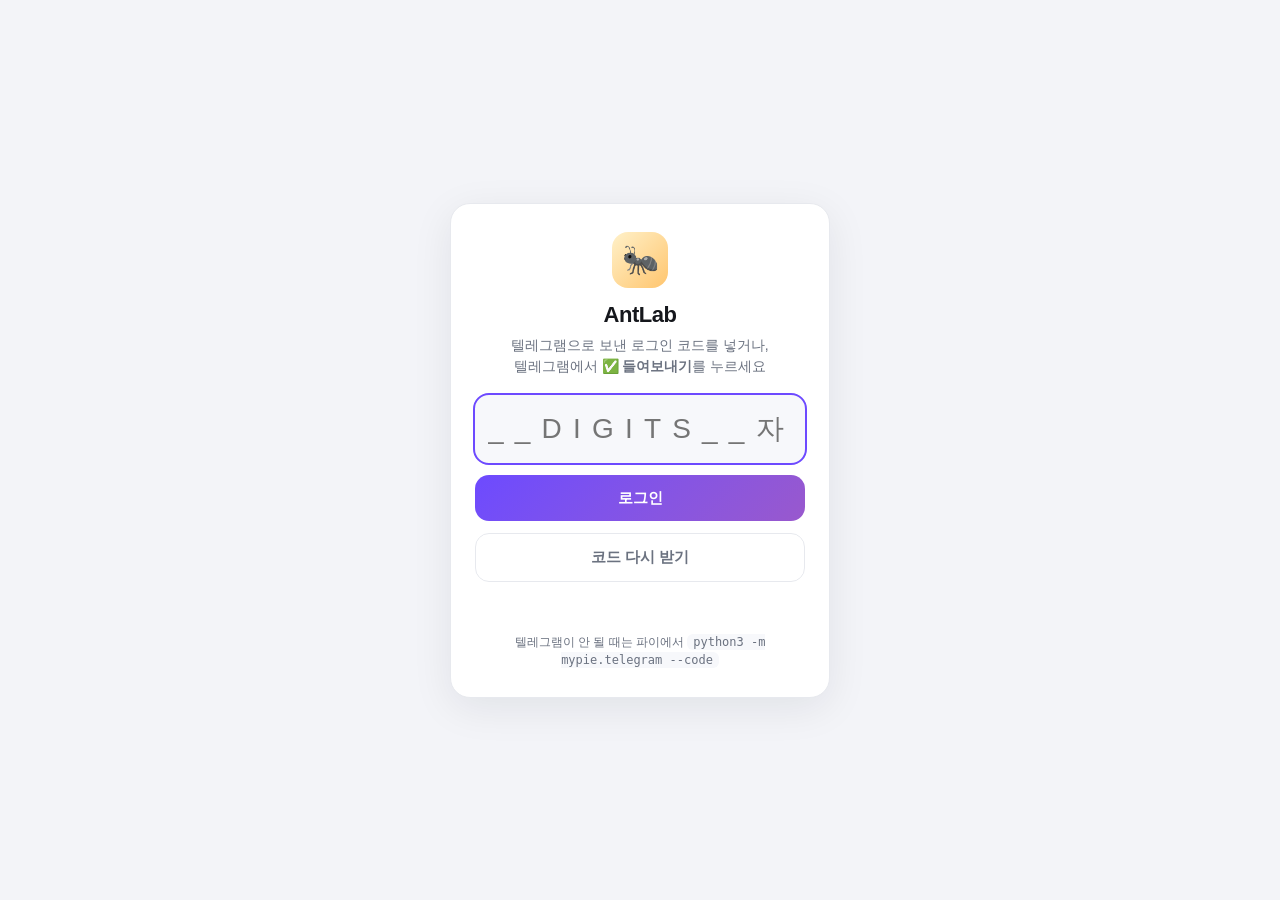
<file: mypie/static/login.html>
<!doctype html>
<html lang="ko">
<head>
<meta charset="utf-8">
<meta name="viewport" content="width=device-width, initial-scale=1">
<title>AntLab 로그인</title>
<link rel="icon" href="data:image/svg+xml,<svg xmlns='http://www.w3.org/2000/svg' viewBox='0 0 100 100'><text y='.9em' font-size='90'>🐜</text></svg>">
<style>
  :root { --bg: #f3f4f8; --card: #fff; --text: #15171c; --muted: #6b7280; --line: #e7e9ee;
          --brand: #6d4aff; --brand2: #ff7a59; --ok: #16a34a; --bad: #e0313f; --soft: #f7f8fb; }
  @media (prefers-color-scheme: dark) {
    :root { --bg: #0d0f14; --card: #161a21; --text: #e8eaee; --muted: #9aa1ad; --line: #262b35;
            --brand: #9b85ff; --brand2: #ff9a7f; --ok: #3ad07f; --bad: #ff5c6c; --soft: #1b2029; }
  }
  * { box-sizing: border-box; }
  body { margin: 0; min-height: 100vh; display: grid; place-items: center; padding: 16px; background: var(--bg); color: var(--text);
         font: 15px/1.5 -apple-system, BlinkMacSystemFont, "Segoe UI", "Malgun Gothic", "Apple SD Gothic Neo", "Noto Sans KR", sans-serif; }
  .card { width: 100%; max-width: 380px; background: var(--card); border: 1px solid var(--line); border-radius: 20px; padding: 28px 24px;
          box-shadow: 0 10px 40px rgba(16, 24, 40, .08); text-align: center; }
  .logo { width: 56px; height: 56px; margin: 0 auto 10px; border-radius: 16px; display: grid; place-items: center; font-size: 30px;
          background: linear-gradient(135deg, #fff1c9, #ffc56e); }  /* 개미 로고: 어느 테마에서도 잘 보이게 밝은 꿀색 */
  h1 { font-size: 22px; margin: 0 0 4px; letter-spacing: -0.02em; }
  p { color: var(--muted); margin: 0 0 18px; font-size: 14px; }
  input { width: 100%; font: inherit; font-size: 28px; letter-spacing: .4em; text-align: center; padding: 12px; border-radius: 14px;
          border: 1px solid var(--line); background: var(--soft); color: var(--text); font-variant-numeric: tabular-nums; }
  input:focus { outline: 2px solid var(--brand); border-color: transparent; }
  button { width: 100%; font: inherit; font-weight: 700; padding: 12px; border-radius: 14px; border: 0; margin-top: 12px; cursor: pointer;
           background: linear-gradient(135deg, var(--brand), color-mix(in srgb, var(--brand) 70%, var(--brand2))); color: #fff; min-height: 46px; }
  button.ghost { background: transparent; color: var(--muted); border: 1px solid var(--line); font-weight: 600; }
  button:disabled { opacity: .5; cursor: not-allowed; }
  .msg { min-height: 1.5em; margin-top: 12px; font-size: 14px; }
  .msg.ok { color: var(--ok); } .msg.bad { color: var(--bad); }
  .help { margin-top: 18px; font-size: 12px; color: var(--muted); }
  code { background: var(--soft); padding: 1px 6px; border-radius: 6px; }
</style>
</head>
<body>
<form class="card" id="form">
  <div class="logo">🐜</div>
  <h1>AntLab</h1>
  <p>텔레그램으로 보낸 로그인 코드를 넣거나,<br>텔레그램에서 <b>✅ 들여보내기</b>를 누르세요</p>
  <input id="code" inputmode="numeric" autocomplete="one-time-code" maxlength="__DIGITS__" placeholder="__DIGITS__자리" aria-label="로그인 코드" autofocus>
  <button type="submit" id="go">로그인</button>
  <button type="button" class="ghost" id="resend">코드 다시 받기</button>
  <div class="msg" id="msg"></div>
  <div class="help">텔레그램이 안 될 때는 파이에서 <code>python3 -m mypie.telegram --code</code></div>
</form>
<script>
const $ = (id) => document.getElementById(id);
let cooldown = 0, ask = null, waitTimer = null;
function setMsg(text, kind) { $('msg').textContent = text; $('msg').className = 'msg ' + (kind || ''); }
async function post(url, body) {
  const r = await fetch(url, { method: 'POST', headers: { 'Content-Type': 'application/json' }, body: JSON.stringify(body || {}) });
  return r.json();
}
function startCooldown(sec) {
  cooldown = sec;
  const b = $('resend');
  const tick = () => {
    b.disabled = cooldown > 0;
    b.textContent = cooldown > 0 ? `코드 다시 받기 (${cooldown}초)` : '코드 다시 받기';
    if (cooldown-- > 0) setTimeout(tick, 1000);
  };
  tick();
}
async function sendCode() {
  try {
    const d = await post('/api/login/send');
    setMsg(d.ok ? '텔레그램으로 코드를 보냈어요. 코드를 넣거나 ✅ 들여보내기를 누르세요.' : d.message, d.ok ? 'ok' : (d.wait ? '' : 'bad'));
    if (d.wait) startCooldown(d.wait);
    if (d.ask) { ask = d.ask; waitForButton(); }
  } catch (e) { setMsg('파이에 연결할 수 없어요.', 'bad'); }
}
// 텔레그램에서 [✅ 들여보내기]를 눌렀는지 2초마다 묻는다 (코드는 5분 동안만 유효)
function waitForButton() {
  clearTimeout(waitTimer);
  const mine = ask, until = Date.now() + 300000;
  const tick = async () => {
    if (mine !== ask || Date.now() > until) return;
    try {
      const d = await post('/api/login/wait', { ask: mine });
      if (d.ok) { setMsg('🎉 텔레그램에서 들여보냈어요!', 'ok'); location.href = '/'; return; }
      if (d.rejected) { setMsg('텔레그램에서 거절했어요. 다시 하려면 코드 다시 받기를 눌러 주세요.', 'bad'); ask = null; return; }
      if (!d.waiting) return;  // 지났거나 코드로 들어왔다
    } catch (e) { /* 다음에 다시 */ }
    waitTimer = setTimeout(tick, 2000);
  };
  waitTimer = setTimeout(tick, 2000);
}
$('resend').onclick = sendCode;
const DIGITS = __DIGITS__;
$('code').oninput = () => { if ($('code').value.length >= DIGITS) $('form').requestSubmit(); };
$('form').onsubmit = async (ev) => {
  ev.preventDefault();
  const code = $('code').value.trim();
  if (!code) return;
  $('go').disabled = true;
  try {
    const d = await post('/api/login/verify', { code });
    if (d.ok) { setMsg('🎉 로그인했어요!', 'ok'); location.href = '/'; return; }
    setMsg(d.message, 'bad');
    $('code').value = ''; $('code').focus();
  } catch (e) { setMsg('파이에 연결할 수 없어요.', 'bad'); }
  finally { $('go').disabled = false; }
};
sendCode();  // 들어오자마자 텔레그램으로 코드 보내기
</script>
</body>
</html>
</file>
